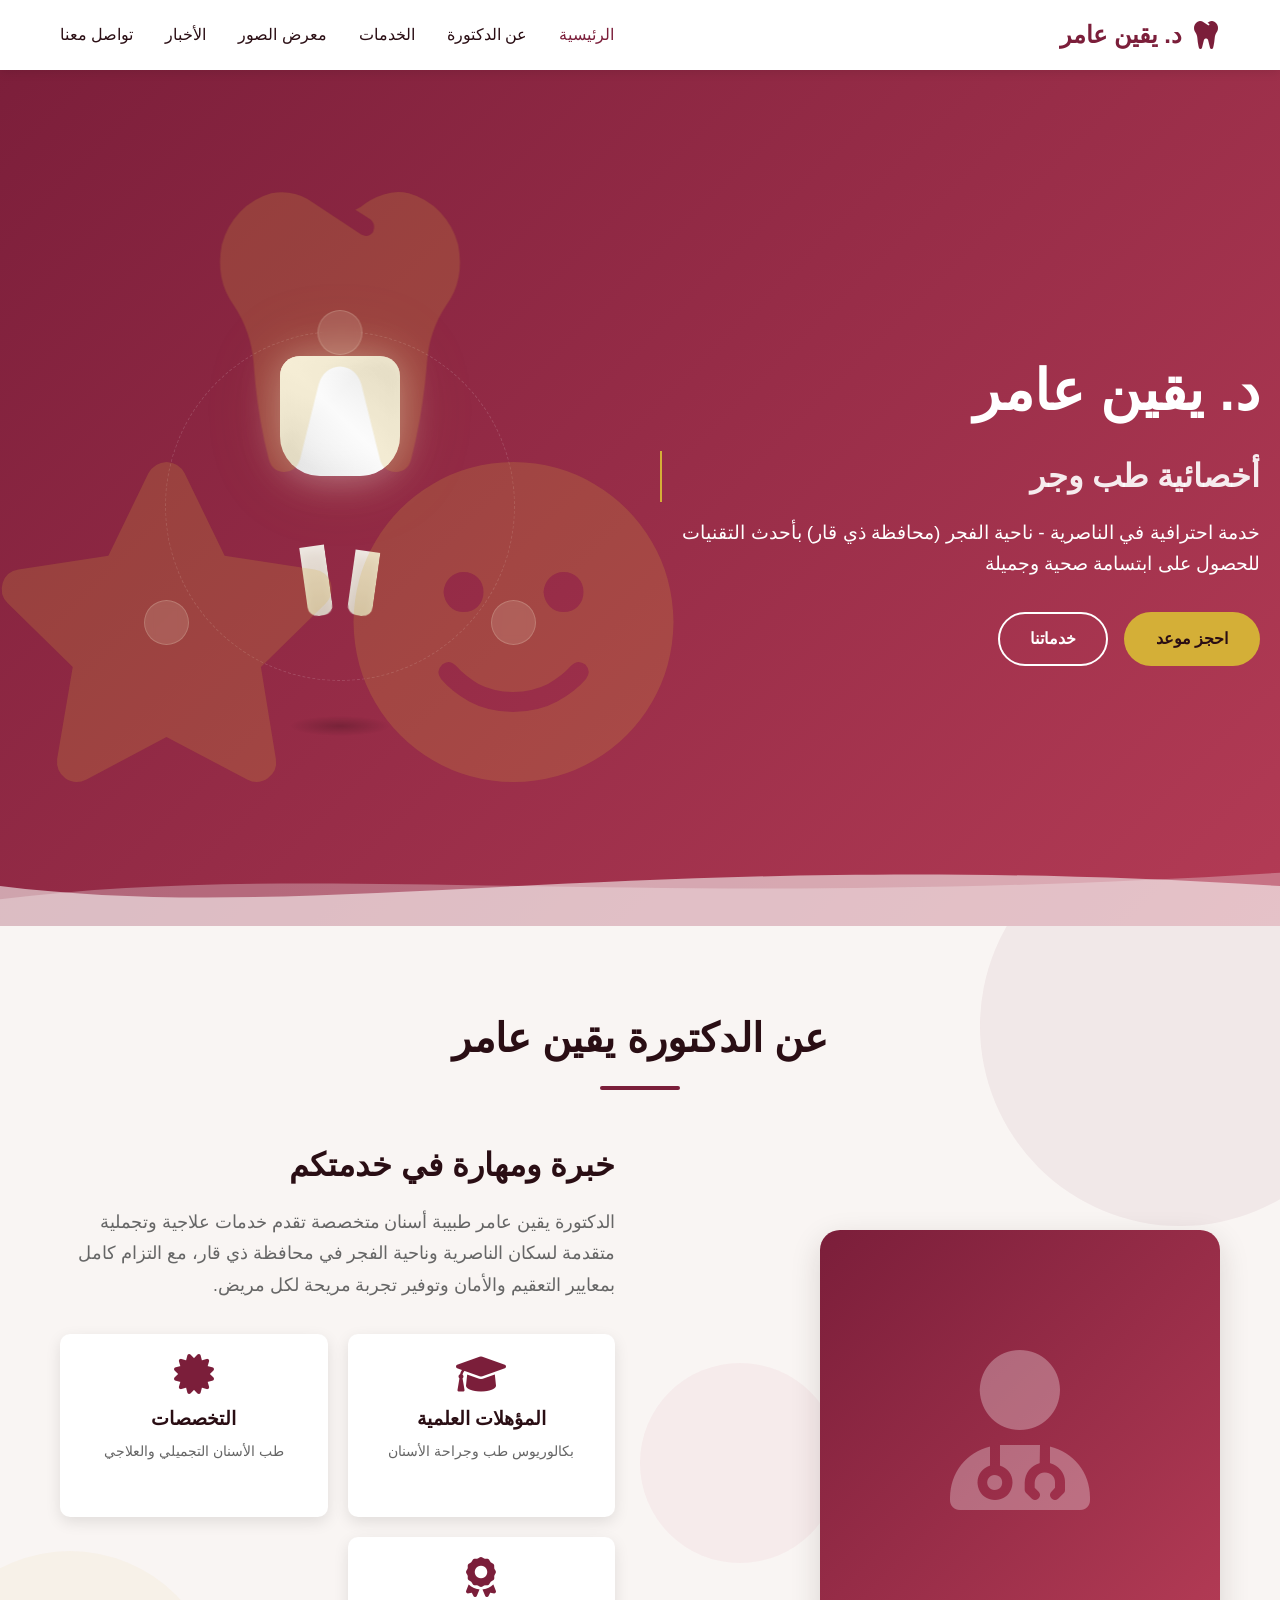
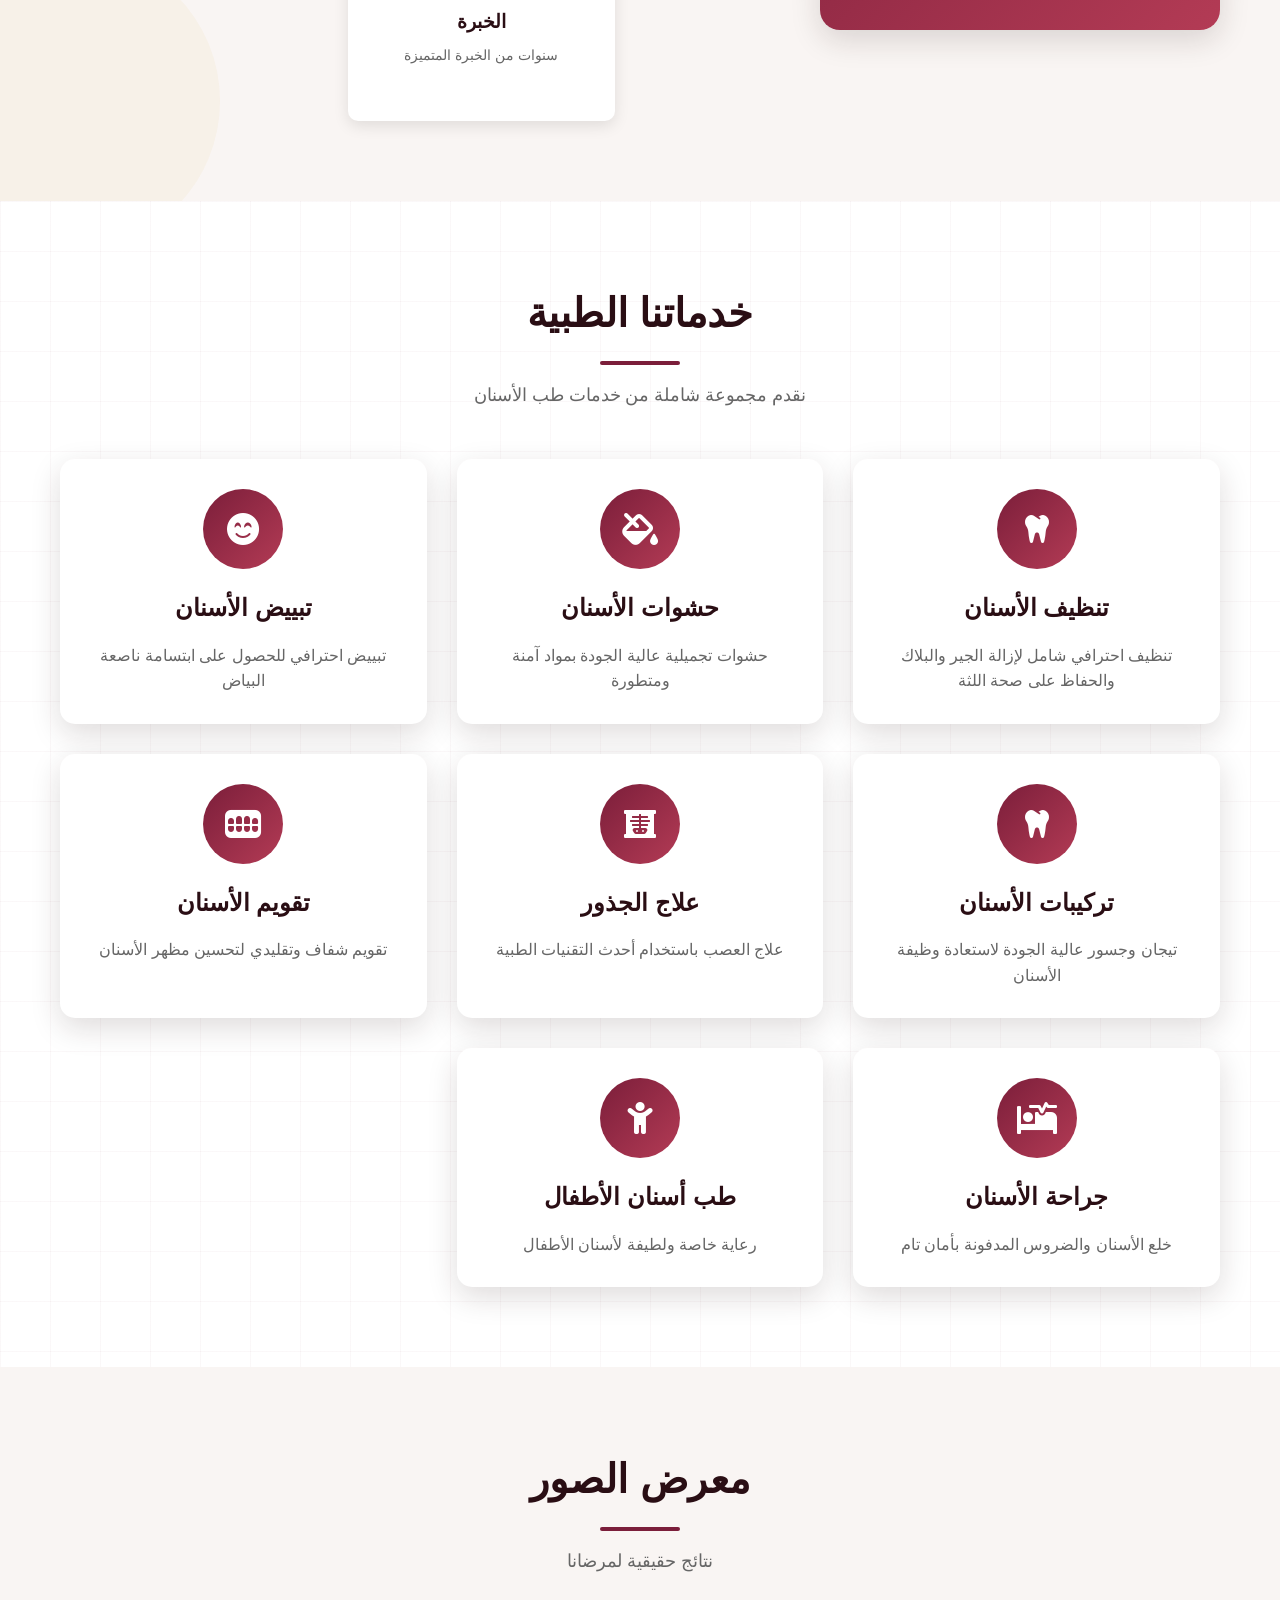
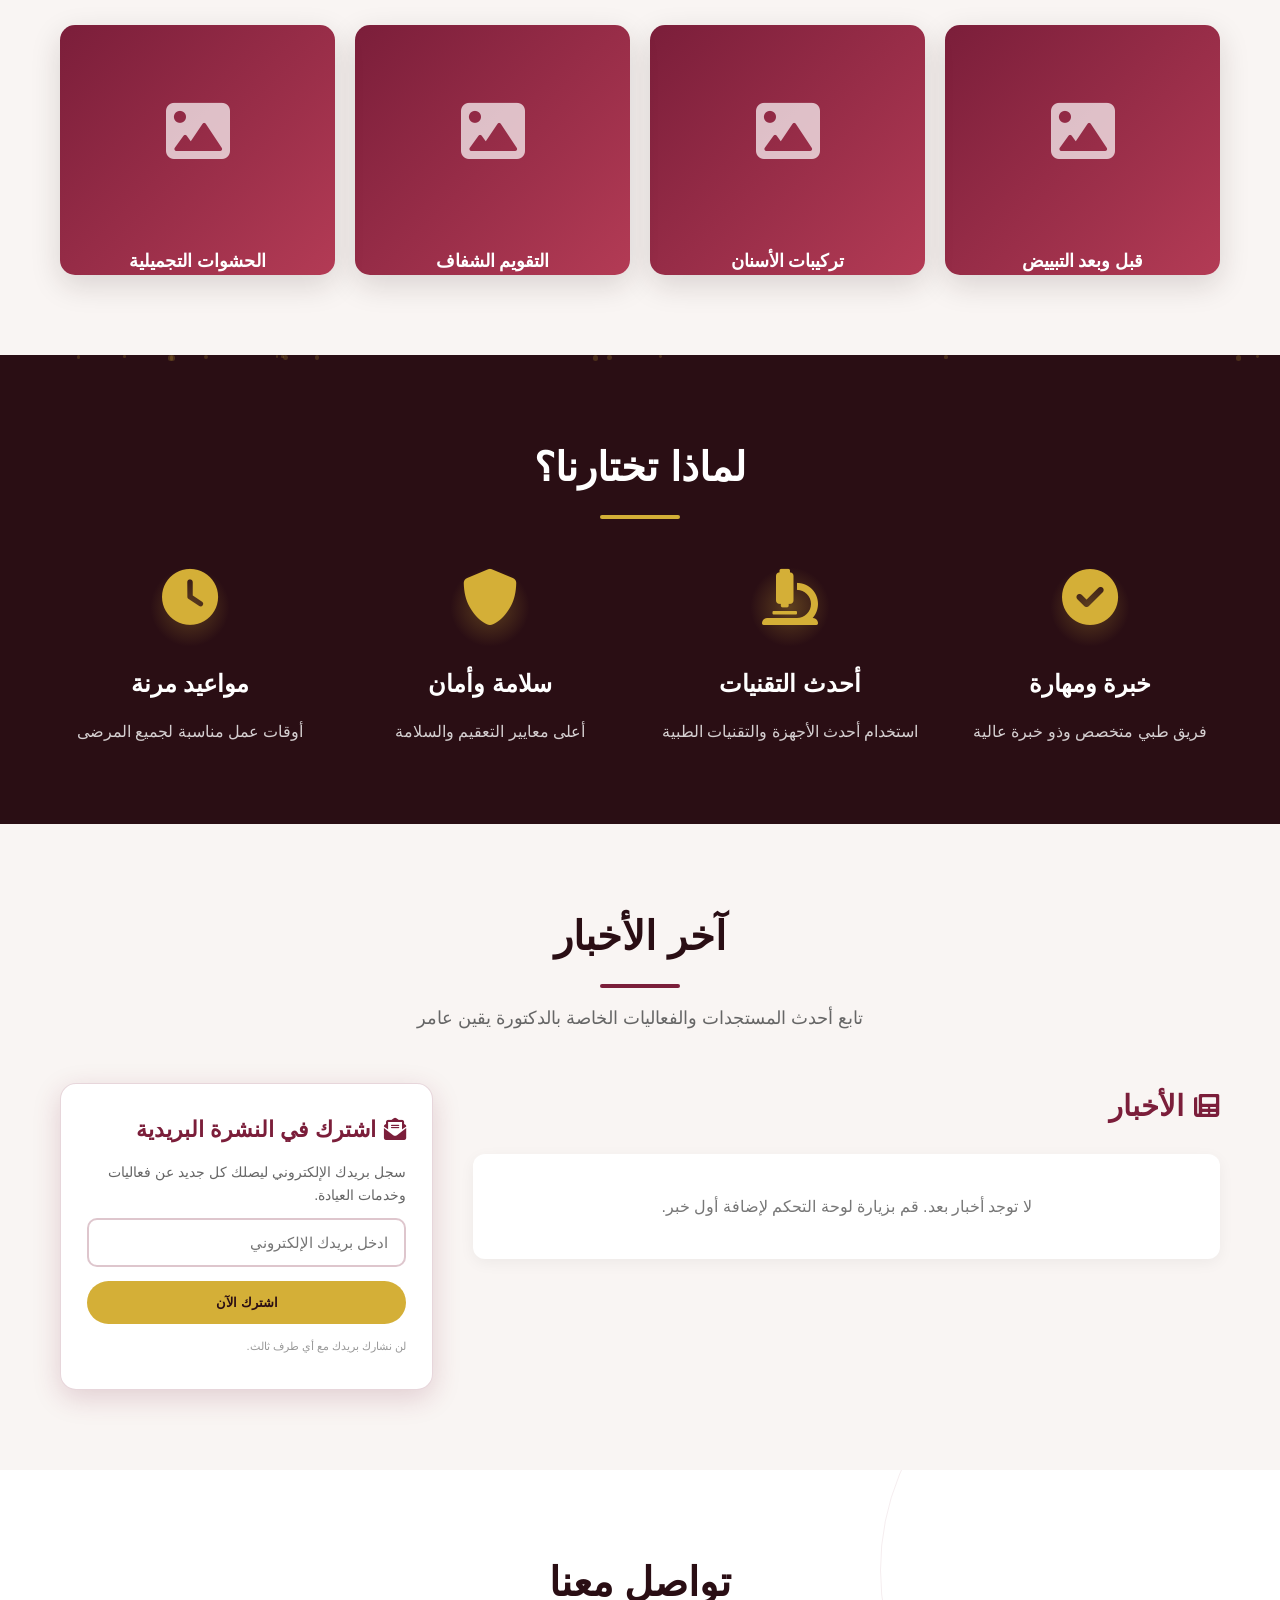
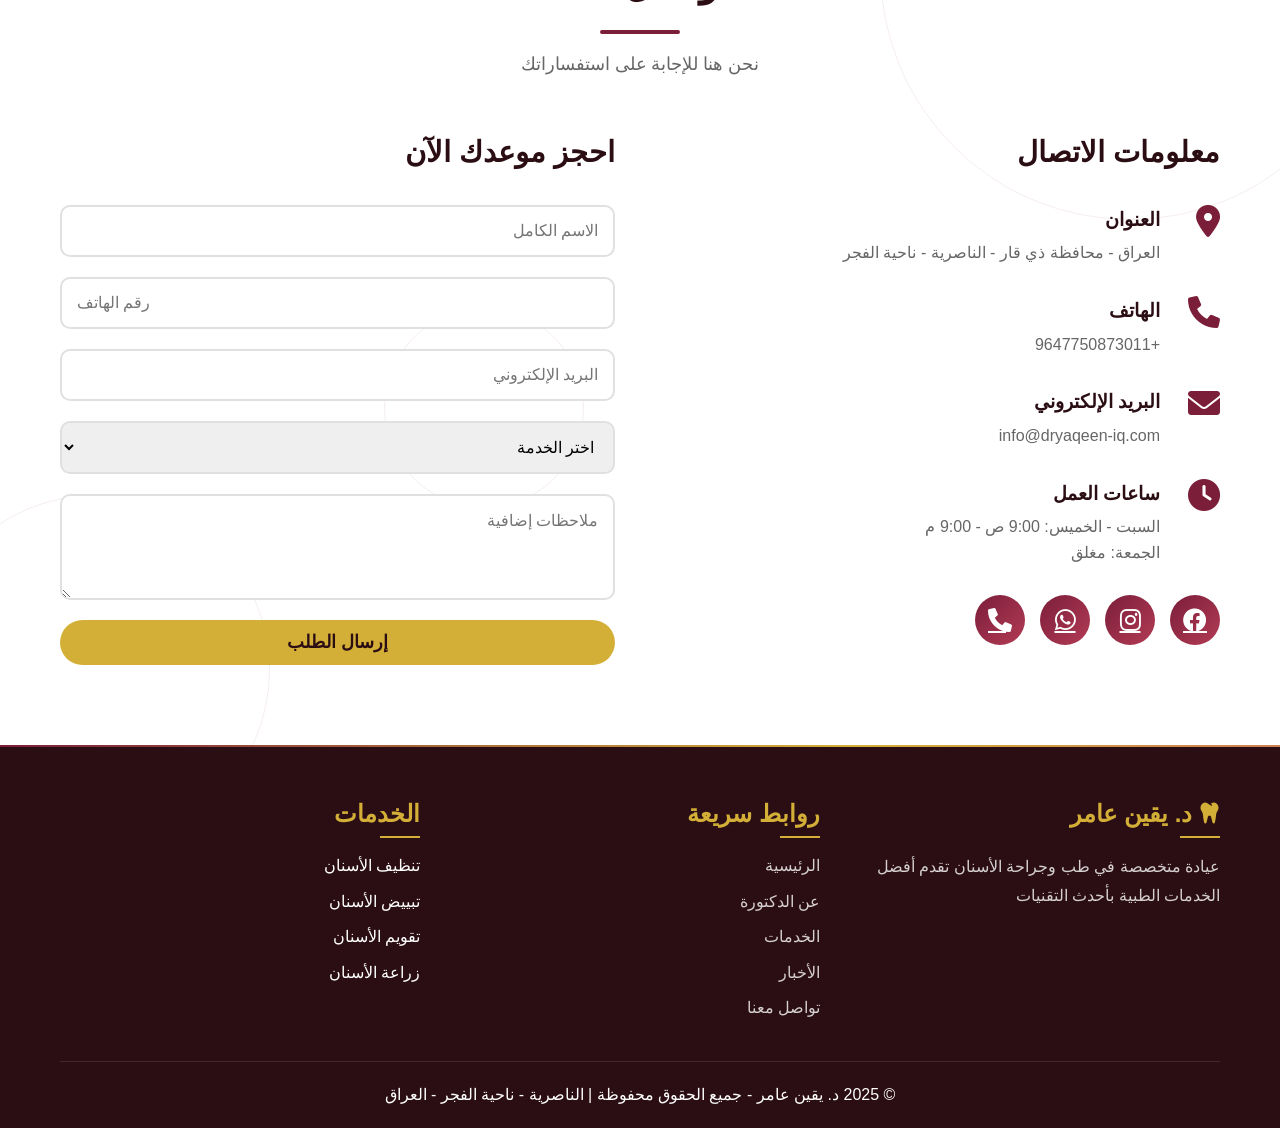
<file: index.html>
firebase login<!DOCTYPE html>
<html lang="ar" dir="rtl">
<head>
    <meta charset="UTF-8">
    <meta name="viewport" content="width=device-width, initial-scale=1.0">
    <title>د. يقين عامر - عيادة طب الأسنان | الناصرية - ناحية الفجر - العراق</title>
    <meta name="description" content="عيادة د. يقين عامر لطب وجراحة الأسنان في الناصرية - ناحية الفجر (محافظة ذي قار - العراق). خدمات علاجية وتجملية متقدمة: تبييض، تقويم، حشوات، علاج العصب، تركيبات وزراعة الأسنان.">
    <meta property="og:title" content="د. يقين عامر - عيادة الأسنان | ناحية الفجر">
    <meta property="og:description" content="رعاية أسنان متخصصة في ناحية الفجر - الناصرية، أحدث التقنيات وخبرة متميزة">
    <meta property="og:type" content="website">
    <meta property="og:locale" content="ar_AR">
    <meta property="og:site_name" content="عيادة د. يقين عامر">
    <link rel="stylesheet" href="style.css">
    <link rel="stylesheet" href="animations.css">
    <link rel="stylesheet" href="https://cdnjs.cloudflare.com/ajax/libs/font-awesome/6.0.0/css/all.min.css">
</head>
<body>
    <!-- Header -->
    <header>
        <nav class="navbar">
            <div class="container">
                <div class="logo">
                    <i class="fas fa-tooth"></i>
                    <h1>د. يقين عامر</h1>
                </div>
                <ul class="nav-menu">
                    <li><a href="#home">الرئيسية</a></li>
                    <li><a href="#about">عن الدكتورة</a></li>
                    <li><a href="#services">الخدمات</a></li>
                    <li><a href="#gallery">معرض الصور</a></li>
                    <li><a href="#news">الأخبار</a></li>
                    <li><a href="#contact">تواصل معنا</a></li>
                </ul>
                <div class="hamburger">
                    <span></span>
                    <span></span>
                    <span></span>
                </div>
            </div>
        </nav>
    </header>

    <!-- Hero Section -->
    <section id="home" class="hero">
        <!-- Animated Particles Background -->
        <div class="particles-container" id="heroParticles"></div>
        <!-- Animated Wave -->
        <div class="hero-wave">
            <svg viewBox="0 0 1440 120" preserveAspectRatio="none">
                <path class="wave-path wave-1" d="M0,60 C360,120 720,0 1440,60 L1440,120 L0,120 Z"></path>
                <path class="wave-path wave-2" d="M0,80 C360,20 720,100 1440,40 L1440,120 L0,120 Z"></path>
            </svg>
        </div>
        <div class="hero-content">
            <h1 class="glitch-text" data-text="د. يقين عامر">د. يقين عامر</h1>
            <h2>أخصائية طب وجراحة الأسنان</h2>
            <p>خدمة احترافية في الناصرية - ناحية الفجر (محافظة ذي قار) بأحدث التقنيات للحصول على ابتسامة صحية وجميلة</p>
            <div class="hero-buttons">
                <a href="#contact" class="btn btn-primary btn-animated">احجز موعد</a>
                <a href="#services" class="btn btn-secondary btn-animated">خدماتنا</a>
            </div>
        </div>
        <div class="hero-image hero-3d-scene">
            <!-- 3D Animated Tooth Illustration -->
            <div class="tooth-3d">
                <div class="tooth-body">
                    <div class="tooth-crown">
                        <div class="tooth-shine"></div>
                    </div>
                    <div class="tooth-root tooth-root-1"></div>
                    <div class="tooth-root tooth-root-2"></div>
                </div>
                <div class="tooth-shadow"></div>
                <div class="tooth-sparkles">
                    <span class="sparkle sparkle-1">✦</span>
                    <span class="sparkle sparkle-2">✧</span>
                    <span class="sparkle sparkle-3">✦</span>
                    <span class="sparkle sparkle-4">✧</span>
                    <span class="sparkle sparkle-5">⬥</span>
                </div>
            </div>
            <!-- Orbiting Elements -->
            <div class="orbit-ring">
                <div class="orbit-item orbit-item-1"><i class="fas fa-tooth"></i></div>
                <div class="orbit-item orbit-item-2"><i class="fas fa-smile"></i></div>
                <div class="orbit-item orbit-item-3"><i class="fas fa-star"></i></div>
            </div>
        </div>
    </section>

    <!-- About Section -->
    <section id="about" class="about">
        <div class="floating-bg-shapes">
            <div class="bg-shape bg-shape-1"></div>
            <div class="bg-shape bg-shape-2"></div>
            <div class="bg-shape bg-shape-3"></div>
        </div>
        <div class="container">
            <div class="section-header anim-section-header">
                <h2>عن الدكتورة يقين عامر</h2>
                <div class="divider animated-divider"></div>
            </div>
            <div class="about-content">
                <div class="about-image">
                    <div class="image-placeholder anim-3d-card">
                        <i class="fas fa-user-md"></i>
                        <div class="card-glow"></div>
                    </div>
                    <!-- DNA Helix Animation -->
                    <div class="dna-helix">
                        <div class="dna-strand" style="--i:0"></div>
                        <div class="dna-strand" style="--i:1"></div>
                        <div class="dna-strand" style="--i:2"></div>
                        <div class="dna-strand" style="--i:3"></div>
                        <div class="dna-strand" style="--i:4"></div>
                        <div class="dna-strand" style="--i:5"></div>
                        <div class="dna-strand" style="--i:6"></div>
                    </div>
                </div>
                <div class="about-text">
                    <h3>خبرة ومهارة في خدمتكم</h3>
                    <p>الدكتورة يقين عامر طبيبة أسنان متخصصة تقدم خدمات علاجية وتجملية متقدمة لسكان الناصرية وناحية الفجر في محافظة ذي قار، مع التزام كامل بمعايير التعقيم والأمان وتوفير تجربة مريحة لكل مريض.</p>
                    <div class="qualifications">
                        <div class="qual-item anim-card-3d" style="--delay: 0s">
                            <div class="qual-icon-wrap">
                                <i class="fas fa-graduation-cap"></i>
                                <div class="icon-pulse"></div>
                            </div>
                            <h4>المؤهلات العلمية</h4>
                            <p>بكالوريوس طب وجراحة الأسنان</p>
                        </div>
                        <div class="qual-item anim-card-3d" style="--delay: 0.2s">
                            <div class="qual-icon-wrap">
                                <i class="fas fa-certificate"></i>
                                <div class="icon-pulse"></div>
                            </div>
                            <h4>التخصصات</h4>
                            <p>طب الأسنان التجميلي والعلاجي</p>
                        </div>
                        <div class="qual-item anim-card-3d" style="--delay: 0.4s">
                            <div class="qual-icon-wrap">
                                <i class="fas fa-award"></i>
                                <div class="icon-pulse"></div>
                            </div>
                            <h4>الخبرة</h4>
                            <p>سنوات من الخبرة المتميزة</p>
                        </div>
                    </div>
                </div>
            </div>
        </div>
    </section>

    <!-- Services Section -->
    <section id="services" class="services">
        <div class="animated-bg-grid"></div>
        <div class="container">
            <div class="section-header anim-section-header">
                <h2>خدماتنا الطبية</h2>
                <div class="divider animated-divider"></div>
                <p>نقدم مجموعة شاملة من خدمات طب الأسنان</p>
            </div>
            <div class="services-grid">
                <div class="service-card anim-service-card" style="--card-delay: 0s">
                    <div class="service-icon anim-icon-rotate">
                        <i class="fas fa-tooth"></i>
                        <div class="icon-ring"></div>
                    </div>
                    <h3>تنظيف الأسنان</h3>
                    <p>تنظيف احترافي شامل لإزالة الجير والبلاك والحفاظ على صحة اللثة</p>
                    <div class="card-shine"></div>
                </div>
                <div class="service-card anim-service-card" style="--card-delay: 0.1s">
                    <div class="service-icon anim-icon-rotate">
                        <i class="fas fa-fill-drip"></i>
                        <div class="icon-ring"></div>
                    </div>
                    <h3>حشوات الأسنان</h3>
                    <p>حشوات تجميلية عالية الجودة بمواد آمنة ومتطورة</p>
                    <div class="card-shine"></div>
                </div>
                <div class="service-card anim-service-card" style="--card-delay: 0.2s">
                    <div class="service-icon anim-icon-rotate">
                        <i class="fas fa-smile-beam"></i>
                        <div class="icon-ring"></div>
                    </div>
                    <h3>تبييض الأسنان</h3>
                    <p>تبييض احترافي للحصول على ابتسامة ناصعة البياض</p>
                    <div class="card-shine"></div>
                </div>
                <div class="service-card anim-service-card" style="--card-delay: 0.3s">
                    <div class="service-icon anim-icon-rotate">
                        <i class="fas fa-tooth"></i>
                        <div class="icon-ring"></div>
                    </div>
                    <h3>تركيبات الأسنان</h3>
                    <p>تيجان وجسور عالية الجودة لاستعادة وظيفة الأسنان</p>
                    <div class="card-shine"></div>
                </div>
                <div class="service-card anim-service-card" style="--card-delay: 0.4s">
                    <div class="service-icon anim-icon-rotate">
                        <i class="fas fa-x-ray"></i>
                        <div class="icon-ring"></div>
                    </div>
                    <h3>علاج الجذور</h3>
                    <p>علاج العصب باستخدام أحدث التقنيات الطبية</p>
                    <div class="card-shine"></div>
                </div>
                <div class="service-card anim-service-card" style="--card-delay: 0.5s">
                    <div class="service-icon anim-icon-rotate">
                        <i class="fas fa-teeth"></i>
                        <div class="icon-ring"></div>
                    </div>
                    <h3>تقويم الأسنان</h3>
                    <p>تقويم شفاف وتقليدي لتحسين مظهر الأسنان</p>
                    <div class="card-shine"></div>
                </div>
                <div class="service-card anim-service-card" style="--card-delay: 0.6s">
                    <div class="service-icon anim-icon-rotate">
                        <i class="fas fa-procedures"></i>
                        <div class="icon-ring"></div>
                    </div>
                    <h3>جراحة الأسنان</h3>
                    <p>خلع الأسنان والضروس المدفونة بأمان تام</p>
                    <div class="card-shine"></div>
                </div>
                <div class="service-card anim-service-card" style="--card-delay: 0.7s">
                    <div class="service-icon anim-icon-rotate">
                        <i class="fas fa-child"></i>
                        <div class="icon-ring"></div>
                    </div>
                    <h3>طب أسنان الأطفال</h3>
                    <p>رعاية خاصة ولطيفة لأسنان الأطفال</p>
                    <div class="card-shine"></div>
                </div>
            </div>
        </div>
    </section>

    <!-- Gallery Section -->
    <section id="gallery" class="gallery">
        <div class="container">
            <div class="section-header anim-section-header">
                <h2>معرض الصور</h2>
                <div class="divider animated-divider"></div>
                <p>نتائج حقيقية لمرضانا</p>
            </div>
            <div class="gallery-grid">
                <div class="gallery-item anim-gallery-item" style="--g-delay: 0s">
                    <div class="gallery-3d-wrapper">
                        <i class="fas fa-image"></i>
                        <div class="gallery-overlay">
                            <i class="fas fa-search-plus"></i>
                        </div>
                    </div>
                    <p>قبل وبعد التبييض</p>
                    <div class="gallery-shine"></div>
                </div>
                <div class="gallery-item anim-gallery-item" style="--g-delay: 0.15s">
                    <div class="gallery-3d-wrapper">
                        <i class="fas fa-image"></i>
                        <div class="gallery-overlay">
                            <i class="fas fa-search-plus"></i>
                        </div>
                    </div>
                    <p>تركيبات الأسنان</p>
                    <div class="gallery-shine"></div>
                </div>
                <div class="gallery-item anim-gallery-item" style="--g-delay: 0.3s">
                    <div class="gallery-3d-wrapper">
                        <i class="fas fa-image"></i>
                        <div class="gallery-overlay">
                            <i class="fas fa-search-plus"></i>
                        </div>
                    </div>
                    <p>التقويم الشفاف</p>
                    <div class="gallery-shine"></div>
                </div>
                <div class="gallery-item anim-gallery-item" style="--g-delay: 0.45s">
                    <div class="gallery-3d-wrapper">
                        <i class="fas fa-image"></i>
                        <div class="gallery-overlay">
                            <i class="fas fa-search-plus"></i>
                        </div>
                    </div>
                    <p>الحشوات التجميلية</p>
                    <div class="gallery-shine"></div>
                </div>
            </div>
        </div>
    </section>

    <!-- Why Choose Us Section -->
    <section class="why-us">
        <div class="why-us-particles" id="whyUsParticles"></div>
        <div class="container">
            <div class="section-header anim-section-header">
                <h2>لماذا تختارنا؟</h2>
                <div class="divider animated-divider"></div>
            </div>
            <div class="features-grid">
                <div class="feature anim-feature" style="--f-delay: 0s">
                    <div class="feature-icon-3d">
                        <i class="fas fa-check-circle"></i>
                        <div class="feature-glow"></div>
                    </div>
                    <h3>خبرة ومهارة</h3>
                    <p>فريق طبي متخصص وذو خبرة عالية</p>
                </div>
                <div class="feature anim-feature" style="--f-delay: 0.2s">
                    <div class="feature-icon-3d">
                        <i class="fas fa-microscope"></i>
                        <div class="feature-glow"></div>
                    </div>
                    <h3>أحدث التقنيات</h3>
                    <p>استخدام أحدث الأجهزة والتقنيات الطبية</p>
                </div>
                <div class="feature anim-feature" style="--f-delay: 0.4s">
                    <div class="feature-icon-3d">
                        <i class="fas fa-shield-alt"></i>
                        <div class="feature-glow"></div>
                    </div>
                    <h3>سلامة وأمان</h3>
                    <p>أعلى معايير التعقيم والسلامة</p>
                </div>
                <div class="feature anim-feature" style="--f-delay: 0.6s">
                    <div class="feature-icon-3d">
                        <i class="fas fa-clock"></i>
                        <div class="feature-glow"></div>
                    </div>
                    <h3>مواعيد مرنة</h3>
                    <p>أوقات عمل مناسبة لجميع المرضى</p>
                </div>
            </div>
        </div>
    </section>

    <!-- News / Newsletter Section -->
    <section id="news" class="news">
        <div class="container">
            <div class="section-header">
                <h2>آخر الأخبار</h2>
                <div class="divider"></div>
                <p>تابع أحدث المستجدات والفعاليات الخاصة بالدكتورة يقين عامر</p>
            </div>
            <div class="news-layout">
                <div class="news-feed">
                    <h3 class="news-title"><i class="fas fa-newspaper"></i> الأخبار</h3>
                    <div id="newsItems" class="news-items">
                        <!-- يتم ملء الأخبار ديناميكياً من خلال JavaScript -->
                    </div>
                </div>
                <div class="newsletter-box">
                    <h3><i class="fas fa-envelope-open-text"></i> اشترك في النشرة البريدية</h3>
                    <p>سجل بريدك الإلكتروني ليصلك كل جديد عن فعاليات وخدمات العيادة.</p>
                    <form id="newsletterForm" class="newsletter-form">
                        <input type="email" id="newsletterEmail" placeholder="ادخل بريدك الإلكتروني" required>
                        <button type="submit" class="btn btn-primary">اشترك الآن</button>
                        <small class="privacy-note">لن نشارك بريدك مع أي طرف ثالث.</small>
                    </form>
                    <div id="newsletterMessage" class="newsletter-message" aria-live="polite"></div>
                    <div class="latest-subscriber" id="latestSubscriber" hidden></div>
                </div>
            </div>
        </div>
    </section>

    <!-- Contact Section -->
    <section id="contact" class="contact">
        <div class="contact-bg-animation">
            <div class="contact-circle contact-circle-1"></div>
            <div class="contact-circle contact-circle-2"></div>
            <div class="contact-circle contact-circle-3"></div>
        </div>
        <div class="container">
            <div class="section-header anim-section-header">
                <h2>تواصل معنا</h2>
                <div class="divider animated-divider"></div>
                <p>نحن هنا للإجابة على استفساراتك</p>
            </div>
            <div class="contact-content">
                <div class="contact-info">
                    <h3>معلومات الاتصال</h3>
                    <div class="info-item">
                        <i class="fas fa-map-marker-alt"></i>
                        <div>
                            <h4>العنوان</h4>
                            <p>العراق - محافظة ذي قار - الناصرية - ناحية الفجر</p>
                        </div>
                    </div>
                    <div class="info-item">
                        <i class="fas fa-phone"></i>
                        <div>
                            <h4>الهاتف</h4>
                            <p>+9647750873011</p>
                        </div>
                    </div>
                    <div class="info-item">
                        <i class="fas fa-envelope"></i>
                        <div>
                            <h4>البريد الإلكتروني</h4>
                            <p>info@dryaqeen-iq.com</p>
                        </div>
                    </div>
                    <div class="info-item">
                        <i class="fas fa-clock"></i>
                        <div>
                            <h4>ساعات العمل</h4>
                            <p>السبت - الخميس: 9:00 ص - 9:00 م</p>
                            <p>الجمعة: مغلق</p>
                        </div>
                    </div>
                    <div class="social-links">
                        <a href="https://www.facebook.com" aria-label="فيسبوك" target="_blank"><i class="fab fa-facebook"></i></a>
                        <a href="https://www.instagram.com" aria-label="انستجرام" target="_blank"><i class="fab fa-instagram"></i></a>
                        <a href="https://wa.me/9647750873011" aria-label="واتساب" target="_blank"><i class="fab fa-whatsapp"></i></a>
                        <a href="tel:+9647750873011" aria-label="اتصال مباشر"><i class="fas fa-phone"></i></a>
                    </div>
                </div>
                <div class="contact-form">
                    <h3>احجز موعدك الآن</h3>
                    <form>
                        <div class="form-group">
                            <input type="text" placeholder="الاسم الكامل" required>
                        </div>
                        <div class="form-group">
                            <input type="tel" placeholder="رقم الهاتف" required>
                        </div>
                        <div class="form-group">
                            <input type="email" placeholder="البريد الإلكتروني" required>
                        </div>
                        <div class="form-group">
                            <select required>
                                <option value="">اختر الخدمة</option>
                                <option value="cleaning">تنظيف الأسنان</option>
                                <option value="filling">حشوات الأسنان</option>
                                <option value="whitening">تبييض الأسنان</option>
                                <option value="crown">تركيبات الأسنان (تيجان/جسور)</option>
                                <option value="root">علاج الجذور</option>
                                <option value="braces">تقويم الأسنان</option>
                                <option value="surgery">جراحة الأسنان (خلع ضروس، جراحة لثة)</option>
                                <option value="implants">زراعة الأسنان</option>
                                <option value="kids">طب أسنان الأطفال</option>
                            </select>
                        </div>
                        <div class="form-group">
                            <textarea rows="4" placeholder="ملاحظات إضافية"></textarea>
                        </div>
                        <button type="submit" class="btn btn-primary">إرسال الطلب</button>
                    </form>
                </div>
            </div>
        </div>
    </section>

    <!-- Scroll to Top Button -->
    <button class="scroll-top-btn" id="scrollTopBtn" aria-label="العودة للأعلى">
        <i class="fas fa-chevron-up"></i>
    </button>

    <!-- Footer -->
    <footer>
        <div class="container">
            <div class="footer-content">
                <div class="footer-section">
                    <h3><i class="fas fa-tooth"></i> د. يقين عامر</h3>
                    <p>عيادة متخصصة في طب وجراحة الأسنان تقدم أفضل الخدمات الطبية بأحدث التقنيات</p>
                </div>
                <div class="footer-section">
                    <h3>روابط سريعة</h3>
                    <ul>
                        <li><a href="#home">الرئيسية</a></li>
                        <li><a href="#about">عن الدكتورة</a></li>
                        <li><a href="#services">الخدمات</a></li>
                        <li><a href="#news">الأخبار</a></li>
                        <li><a href="#contact">تواصل معنا</a></li>
                    </ul>
                </div>
                <div class="footer-section">
                    <h3>الخدمات</h3>
                    <ul>
                        <li>تنظيف الأسنان</li>
                        <li>تبييض الأسنان</li>
                        <li>تقويم الأسنان</li>
                        <li>زراعة الأسنان</li>
                    </ul>
                </div>
            </div>
            <div class="footer-bottom">
                <p>&copy; 2025 د. يقين عامر - جميع الحقوق محفوظة | الناصرية - ناحية الفجر - العراق</p>
            </div>
        </div>
    </footer>

    <script src="script.js"></script>
    <script src="animations.js"></script>
</body>
</html>
</file>
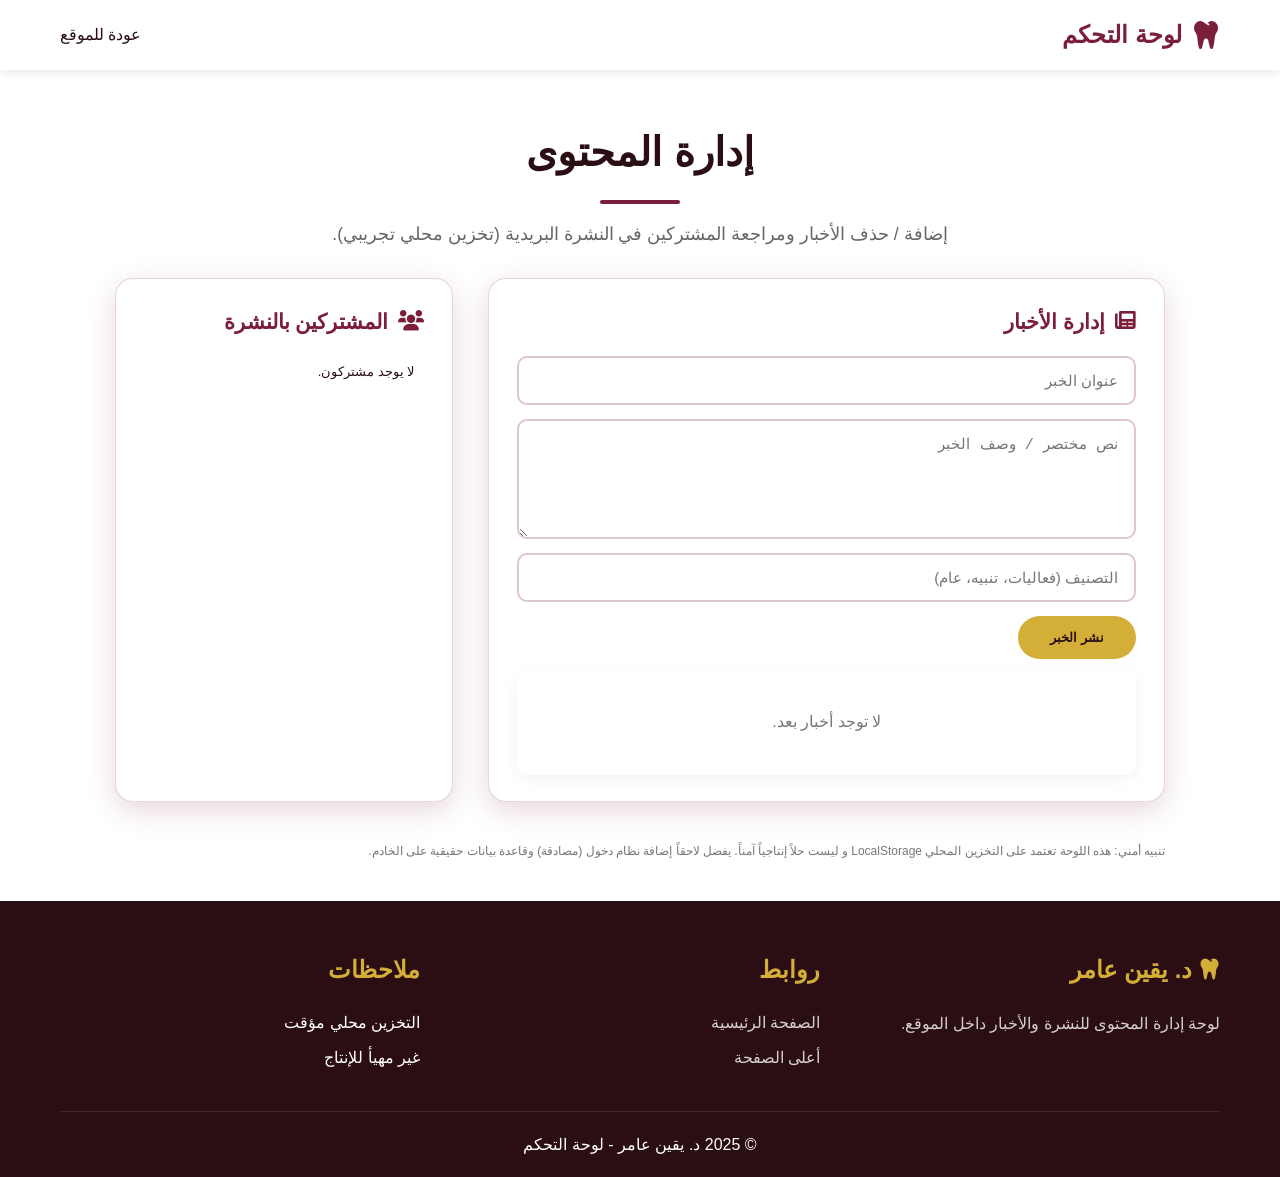
<file: admin.html>
<!DOCTYPE html>
<html lang="ar" dir="rtl">
<head>
    <meta charset="UTF-8">
    <meta name="viewport" content="width=device-width, initial-scale=1.0">
    <title>لوحة التحكم - د. يقين عامر</title>
    <link rel="stylesheet" href="style.css">
    <link rel="stylesheet" href="https://cdnjs.cloudflare.com/ajax/libs/font-awesome/6.0.0/css/all.min.css">
</head>
<body>
    <header>
        <nav class="navbar">
            <div class="container">
                <div class="logo">
                    <i class="fas fa-tooth"></i>
                    <h1>لوحة التحكم</h1>
                </div>
                <ul class="nav-menu">
                    <li><a href="index.html">عودة للموقع</a></li>
                </ul>
                <div class="hamburger">
                    <span></span><span></span><span></span>
                </div>
            </div>
        </nav>
    </header>

    <main class="admin-wrapper" style="padding-top:120px;">
        <div class="section-header" style="margin-bottom:30px;">
            <h2>إدارة المحتوى</h2>
            <div class="divider"></div>
            <p>إضافة / حذف الأخبار ومراجعة المشتركين في النشرة البريدية (تخزين محلي تجريبي).</p>
        </div>
        <div class="admin-grid">
            <!-- News Management -->
            <div class="admin-card">
                <h3><i class="fas fa-newspaper"></i> إدارة الأخبار</h3>
                <form id="newsForm" class="admin-form">
                    <input type="text" id="newsTitle" placeholder="عنوان الخبر" required>
                    <textarea id="newsBody" placeholder="نص مختصر / وصف الخبر" required></textarea>
                    <input type="text" id="newsCategory" placeholder="التصنيف (فعاليات، تنبيه، عام)" />
                    <div class="admin-actions">
                        <button type="submit" class="btn btn-primary">نشر الخبر</button>
                        <button type="button" id="clearNews" class="btn btn-secondary">مسح كل الأخبار</button>
                    </div>
                </form>
                <div class="news-admin-list" id="adminNewsList">
                    <!-- يتم ملء قائمة الأخبار هنا -->
                </div>
            </div>

            <!-- Subscribers Management -->
            <div class="admin-card">
                <h3><i class="fas fa-users"></i> المشتركين بالنشرة</h3>
                <ul id="subscriberList" class="subscriber-list">
                    <!-- يتم ملء المشتركين هنا -->
                </ul>
                <button type="button" id="clearSubscribers" class="btn btn-secondary" style="margin-top:10px;">مسح كل المشتركين</button>
            </div>
        </div>
        <div style="margin-top:40px; font-size:.75rem; color:#777;">
            <p>تنبيه أمني: هذه اللوحة تعتمد على التخزين المحلي LocalStorage و ليست حلاً إنتاجياً آمناً. يفضل لاحقاً إضافة نظام دخول (مصادقة) وقاعدة بيانات حقيقية على الخادم.</p>
        </div>
    </main>

    <footer>
        <div class="container">
            <div class="footer-content">
                <div class="footer-section">
                    <h3><i class="fas fa-tooth"></i> د. يقين عامر</h3>
                    <p>لوحة إدارة المحتوى للنشرة والأخبار داخل الموقع.</p>
                </div>
                <div class="footer-section">
                    <h3>روابط</h3>
                    <ul>
                        <li><a href="index.html">الصفحة الرئيسية</a></li>
                        <li><a href="#top" onclick="window.scrollTo({top:0,behavior:'smooth'});">أعلى الصفحة</a></li>
                    </ul>
                </div>
                <div class="footer-section">
                    <h3>ملاحظات</h3>
                    <ul>
                        <li>التخزين محلي مؤقت</li>
                        <li>غير مهيأ للإنتاج</li>
                    </ul>
                </div>
            </div>
            <div class="footer-bottom">
                <p>&copy; 2025 د. يقين عامر - لوحة التحكم</p>
            </div>
        </div>
    </footer>

    <script src="script.js"></script>
</body>
</html>
</file>
<file: style.css>
* {
    margin: 0;
    padding: 0;
    box-sizing: border-box;
}

:root {
    --primary-color: #7b1e3a; /* Maroon أساسي */
    --secondary-color: #d4af37; /* ذهبي فاخر للتباين */
    --accent-color: #c94f6d; /* درجة أفتح للدعم البصري */
    --dark-color: #2a0e14; /* خلفيات داكنة منسجمة */
    --light-color: #f9f5f3; /* خلفية عامة هادئة */
    --white: #ffffff;
    --gradient: linear-gradient(135deg, #7b1e3a 0%, #b33b55 100%);
    --shadow: 0 10px 30px rgba(43, 17, 23, 0.15);
}

body {
    font-family: 'Segoe UI', Tahoma, Geneva, Verdana, sans-serif;
    line-height: 1.6;
    color: var(--dark-color);
    direction: rtl;
}

.container {
    max-width: 1200px;
    margin: 0 auto;
    padding: 0 20px;
}

/* Header & Navigation */
header {
    background: var(--white);
    box-shadow: 0 2px 10px rgba(0, 0, 0, 0.1);
    position: fixed;
    width: 100%;
    top: 0;
    z-index: 1000;
}

.navbar {
    padding: 1rem 0;
}

.navbar .container {
    display: flex;
    justify-content: space-between;
    align-items: center;
}

.logo {
    display: flex;
    align-items: center;
    gap: 10px;
    font-size: 1.5rem;
    color: var(--primary-color);
}

.logo i {
    font-size: 2rem;
}

.logo h1 {
    font-size: 1.5rem;
    font-weight: 700;
}

.nav-menu {
    display: flex;
    list-style: none;
    gap: 2rem;
}

.nav-menu a {
    text-decoration: none;
    color: var(--dark-color);
    font-weight: 500;
    transition: color 0.3s;
}

.nav-menu a:hover {
    color: var(--primary-color);
}

.hamburger {
    display: none;
    flex-direction: column;
    cursor: pointer;
}

.hamburger span {
    width: 25px;
    height: 3px;
    background: var(--dark-color);
    margin: 3px 0;
    transition: 0.3s;
}

/* Hero Section */
.hero {
    display: flex;
    align-items: center;
    justify-content: space-between;
    min-height: 100vh;
    padding: 120px 20px 60px;
    background: var(--gradient);
    color: var(--white);
}

.hero-content {
    flex: 1;
    max-width: 600px;
}

.hero-content h1 {
    font-size: 3.5rem;
    margin-bottom: 1rem;
    animation: fadeInUp 1s ease;
}

.hero-content h2 {
    font-size: 2rem;
    margin-bottom: 1rem;
    color: rgba(255, 255, 255, 0.9);
    animation: fadeInUp 1s ease 0.2s backwards;
}

.hero-content p {
    font-size: 1.2rem;
    margin-bottom: 2rem;
    animation: fadeInUp 1s ease 0.4s backwards;
}

.hero-buttons {
    display: flex;
    gap: 1rem;
    animation: fadeInUp 1s ease 0.6s backwards;
}

.btn {
    display: inline-block;
    padding: 12px 30px;
    border-radius: 30px;
    text-decoration: none;
    font-weight: 600;
    transition: all 0.3s;
    border: 2px solid transparent;
}

.btn-primary {
    background: var(--secondary-color);
    color: var(--dark-color);
}

.btn-primary:hover {
    transform: translateY(-3px);
    box-shadow: 0 10px 25px rgba(122, 30, 58, 0.35);
}

.btn-secondary {
    background: transparent;
    color: var(--white);
    border-color: var(--white);
}

.btn-secondary:hover {
    background: var(--white);
    color: var(--primary-color);
}

.hero-image {
    flex: 1;
    display: flex;
    justify-content: center;
    align-items: center;
}

.hero-image i {
    font-size: 20rem;
    opacity: 0.2;
    animation: float 3s ease-in-out infinite;
}

/* Sections */
section {
    padding: 80px 20px;
}

.section-header {
    text-align: center;
    margin-bottom: 50px;
}

.section-header h2 {
    font-size: 2.5rem;
    margin-bottom: 1rem;
    color: var(--dark-color);
}

.divider {
    width: 80px;
    height: 4px;
    background: var(--primary-color);
    margin: 0 auto 1rem;
    border-radius: 2px;
}

.section-header p {
    font-size: 1.1rem;
    color: #666;
}

/* About Section */
.about {
    background: var(--light-color);
}

.about-content {
    display: flex;
    gap: 50px;
    align-items: center;
}

.about-image {
    flex: 1;
}

.image-placeholder {
    width: 100%;
    max-width: 400px;
    height: 400px;
    background: var(--gradient);
    border-radius: 20px;
    display: flex;
    align-items: center;
    justify-content: center;
    box-shadow: var(--shadow);
}

.image-placeholder i {
    font-size: 10rem;
    color: rgba(255, 255, 255, 0.3);
}

.about-text {
    flex: 1;
}

.about-text h3 {
    font-size: 2rem;
    margin-bottom: 1rem;
    color: var(--dark-color);
}

.about-text p {
    font-size: 1.1rem;
    margin-bottom: 2rem;
    color: #666;
    line-height: 1.8;
}

.qualifications {
    display: grid;
    grid-template-columns: repeat(auto-fit, minmax(200px, 1fr));
    gap: 20px;
}

.qual-item {
    text-align: center;
    padding: 20px;
    background: var(--white);
    border-radius: 10px;
    box-shadow: 0 5px 15px rgba(0, 0, 0, 0.1);
    transition: transform 0.3s;
}

.qual-item:hover {
    transform: translateY(-5px);
}

.qual-item i {
    font-size: 2.5rem;
    color: var(--primary-color);
    margin-bottom: 10px;
}

.qual-item h4 {
    font-size: 1.2rem;
    margin-bottom: 5px;
}

.qual-item p {
    font-size: 0.9rem;
    color: #666;
}

/* Services Section */
.services-grid {
    display: grid;
    grid-template-columns: repeat(auto-fit, minmax(280px, 1fr));
    gap: 30px;
}

.service-card {
    background: var(--white);
    padding: 30px;
    border-radius: 15px;
    box-shadow: var(--shadow);
    text-align: center;
    transition: all 0.3s;
}

.service-card:hover {
    transform: translateY(-10px);
    box-shadow: 0 15px 45px rgba(122, 30, 58, 0.25);
}

.service-icon {
    width: 80px;
    height: 80px;
    background: var(--gradient);
    border-radius: 50%;
    display: flex;
    align-items: center;
    justify-content: center;
    margin: 0 auto 20px;
}

.service-icon i {
    font-size: 2rem;
    color: var(--white);
}

.service-card h3 {
    font-size: 1.5rem;
    margin-bottom: 15px;
    color: var(--dark-color);
}

.service-card p {
    color: #666;
    line-height: 1.6;
}

/* Gallery Section */
.gallery {
    background: var(--light-color);
}

.gallery-grid {
    display: grid;
    grid-template-columns: repeat(auto-fit, minmax(250px, 1fr));
    gap: 20px;
}

.gallery-item {
    height: 250px;
    background: var(--gradient);
    border-radius: 15px;
    display: flex;
    flex-direction: column;
    align-items: center;
    justify-content: center;
    color: var(--white);
    cursor: pointer;
    transition: transform 0.3s;
    box-shadow: var(--shadow);
}

.gallery-item:hover {
    transform: scale(1.05);
}

.gallery-item i {
    font-size: 4rem;
    margin-bottom: 10px;
    opacity: 0.7;
}

.gallery-item p {
    font-size: 1.1rem;
    font-weight: 600;
}

/* News & Newsletter Section */
.news {
    background: var(--light-color);
}

.news-layout {
    display: grid;
    grid-template-columns: 2fr 1fr;
    gap: 40px;
}

@media (max-width: 900px) {
    .news-layout {
        grid-template-columns: 1fr;
    }
}

.news-title {
    display: flex;
    align-items: center;
    gap: 10px;
    font-size: 1.8rem;
    margin-bottom: 25px;
    color: var(--primary-color);
}

.news-title i { font-size: 1.6rem; }

.news-items {
    display: flex;
    flex-direction: column;
    gap: 20px;
}

.news-card {
    background: var(--white);
    border-radius: 14px;
    padding: 22px 24px;
    box-shadow: 0 6px 20px rgba(122,30,58,0.12);
    position: relative;
    overflow: hidden;
    border: 1px solid rgba(123,30,58,0.15);
    transition: transform .3s, box-shadow .3s;
}

.news-card:before {
    content: "";
    position: absolute;
    top:0; left:0; right:0; height:4px;
    background: var(--gradient);
}

.news-card:hover { transform: translateY(-6px); box-shadow: 0 12px 35px rgba(122,30,58,0.25); }

.news-card h4 {
    font-size: 1.3rem;
    margin: 0 0 8px;
    color: var(--dark-color);
}

.news-meta {
    font-size: .75rem;
    letter-spacing: .5px;
    color: var(--accent-color);
    margin-bottom: 10px;
    display: flex;
    gap: 10px;
    align-items: center;
}

.news-card p { color:#555; line-height:1.7; font-size:.95rem; }

.empty-news { text-align:center; padding:40px 20px; background: var(--white); border-radius:12px; color:#777; box-shadow: 0 4px 15px rgba(0,0,0,.05); }

.newsletter-box {
    background: var(--white);
    padding: 28px 26px;
    border-radius: 16px;
    box-shadow: 0 8px 28px rgba(122,30,58,0.18);
    border: 1px solid rgba(123,30,58,0.18);
    height: fit-content;
}

.newsletter-box h3 { font-size:1.4rem; margin-bottom:14px; color: var(--primary-color); display:flex; align-items:center; gap:8px; }
.newsletter-box p { font-size:.9rem; color:#666; line-height:1.6; }

.newsletter-form { display:flex; flex-direction:column; gap:14px; margin-top:10px; }
.newsletter-form input { padding:14px 16px; border:2px solid rgba(123,30,58,0.25); border-radius:10px; font-size:.95rem; transition:border-color .3s, box-shadow .3s; }
.newsletter-form input:focus { outline:none; border-color: var(--primary-color); box-shadow: 0 0 0 3px rgba(123,30,58,0.15); }
.newsletter-form button { width:100%; }
.privacy-note { display:block; font-size:.7rem; color:#999; text-align:right; }

.newsletter-message { margin-top:6px; font-size:.85rem; font-weight:600; }
.newsletter-message.success { color: var(--primary-color); }
.newsletter-message.error { color: #c0392b; }

.latest-subscriber { margin-top:12px; font-size:.75rem; color:#555; background:#f1e8ea; padding:6px 10px; border-radius:8px; }

/* Admin Panel Styles (in admin.html) */
.admin-wrapper { max-width:1100px; margin:0 auto; padding:40px 25px; }
.admin-grid { display:grid; grid-template-columns: 2fr 1fr; gap:35px; }
@media (max-width:1000px){ .admin-grid { grid-template-columns:1fr; } }
.admin-card { background: var(--white); border-radius:18px; padding:26px 28px; box-shadow:0 8px 28px rgba(122,30,58,0.18); border:1px solid rgba(123,30,58,0.18); }
.admin-card h3 { margin:0 0 18px; font-size:1.3rem; color: var(--primary-color); display:flex; align-items:center; gap:10px; }
.admin-form { display:flex; flex-direction:column; gap:14px; }
.admin-form input, .admin-form textarea { padding:14px 16px; border:2px solid rgba(123,30,58,0.25); border-radius:10px; font-size:.95rem; transition:border-color .3s, box-shadow .3s; }
.admin-form input:focus, .admin-form textarea:focus { outline:none; border-color: var(--primary-color); box-shadow:0 0 0 3px rgba(123,30,58,0.15); }
.admin-form textarea { resize:vertical; min-height:120px; }
.admin-actions { display:flex; gap:10px; flex-wrap:wrap; }
.news-admin-list { display:flex; flex-direction:column; gap:16px; margin-top:10px; }
.news-admin-item { background:#fff; border:1px solid rgba(123,30,58,0.2); border-radius:12px; padding:14px 16px; position:relative; }
.news-admin-item h4 { margin:0 0 6px; font-size:1rem; }
.news-admin-item small { display:block; color:#888; margin-bottom:6px; font-size:.65rem; }
.delete-news { position:absolute; top:10px; left:10px; background: var(--primary-color); color:#fff; border:none; padding:6px 10px; font-size:.7rem; border-radius:6px; cursor:pointer; }
.delete-news:hover { background: #a1284d; }
.subscriber-list { list-style:none; margin:0; padding:0; display:flex; flex-direction:column; gap:8px; font-size:.8rem; }
.subscriber-list li { background:#f1e8ea; padding:6px 10px; border-radius:8px; display:flex; justify-content:space-between; align-items:center; }
.remove-subscriber { background:#c0392b; color:#fff; border:none; padding:4px 8px; font-size:.65rem; border-radius:6px; cursor:pointer; }
.remove-subscriber:hover { background:#e74c3c; }

/* Why Us Section */
.why-us {
    background: var(--dark-color);
    color: var(--white);
}

.why-us .section-header h2,
.why-us .section-header p {
    color: var(--white);
}

.features-grid {
    display: grid;
    grid-template-columns: repeat(auto-fit, minmax(250px, 1fr));
    gap: 40px;
}

.feature {
    text-align: center;
}

.feature i {
    font-size: 3.5rem;
    color: var(--secondary-color);
    margin-bottom: 20px;
}

.feature h3 {
    font-size: 1.5rem;
    margin-bottom: 15px;
}

.feature p {
    color: rgba(255, 255, 255, 0.8);
}

/* Contact Section */
.contact-content {
    display: grid;
    grid-template-columns: 1fr 1fr;
    gap: 50px;
}

.contact-info h3,
.contact-form h3 {
    font-size: 1.8rem;
    margin-bottom: 30px;
    color: var(--dark-color);
}

.info-item {
    display: flex;
    gap: 20px;
    margin-bottom: 30px;
}

.info-item i {
    font-size: 2rem;
    color: var(--primary-color);
    min-width: 40px;
}

.info-item h4 {
    font-size: 1.2rem;
    margin-bottom: 5px;
}

.info-item p {
    color: #666;
}

.social-links {
    display: flex;
    gap: 15px;
    margin-top: 30px;
}

.social-links a {
    width: 50px;
    height: 50px;
    background: var(--gradient);
    color: var(--white);
    border-radius: 50%;
    display: flex;
    align-items: center;
    justify-content: center;
    font-size: 1.5rem;
    transition: transform 0.3s;
}

.social-links a:hover {
    transform: scale(1.1);
}

.contact-form form {
    display: flex;
    flex-direction: column;
    gap: 20px;
}

.form-group input,
.form-group select,
.form-group textarea {
    width: 100%;
    padding: 15px;
    border: 2px solid #e0e0e0;
    border-radius: 10px;
    font-size: 1rem;
    font-family: inherit;
    transition: border-color 0.3s;
}

.form-group input:focus,
.form-group select:focus,
.form-group textarea:focus {
    outline: none;
    border-color: var(--primary-color);
}

.contact-form button {
    border: none;
    cursor: pointer;
    font-size: 1.1rem;
}

/* Footer */
footer {
    background: var(--dark-color);
    color: var(--white);
    padding: 50px 20px 20px;
}

.footer-content {
    display: grid;
    grid-template-columns: repeat(auto-fit, minmax(250px, 1fr));
    gap: 40px;
    margin-bottom: 30px;
}

.footer-section h3 {
    font-size: 1.5rem;
    margin-bottom: 20px;
    color: var(--secondary-color);
}

.footer-section p {
    color: rgba(255, 255, 255, 0.8);
    line-height: 1.8;
}

.footer-section ul {
    list-style: none;
}

.footer-section ul li {
    margin-bottom: 10px;
}

.footer-section ul li a {
    color: rgba(255, 255, 255, 0.8);
    text-decoration: none;
    transition: color 0.3s;
}

.footer-section ul li a:hover {
    color: var(--primary-color);
}

.footer-bottom {
    text-align: center;
    padding-top: 20px;
    border-top: 1px solid rgba(255, 255, 255, 0.1);
}

/* Animations */
@keyframes fadeInUp {
    from {
        opacity: 0;
        transform: translateY(30px);
    }
    to {
        opacity: 1;
        transform: translateY(0);
    }
}

@keyframes float {
    0%, 100% {
        transform: translateY(0);
    }
    50% {
        transform: translateY(-20px);
    }
}

/* Responsive Design */
@media (max-width: 768px) {
    .hamburger {
        display: flex;
    }

    .nav-menu {
        position: fixed;
        right: -100%;
        top: 70px;
        flex-direction: column;
        background: var(--white);
        width: 100%;
        text-align: center;
        transition: 0.3s;
        box-shadow: 0 10px 27px rgba(0, 0, 0, 0.05);
        padding: 20px 0;
    }

    .nav-menu.active {
        right: 0;
    }

    .hero {
        flex-direction: column;
        text-align: center;
        padding-top: 100px;
    }

    .hero-content h1 {
        font-size: 2.5rem;
    }

    .hero-content h2 {
        font-size: 1.5rem;
    }

    .hero-image i {
        font-size: 10rem;
    }

    .about-content {
        flex-direction: column;
    }

    .contact-content {
        grid-template-columns: 1fr;
    }

    .footer-content {
        grid-template-columns: 1fr;
    }
}

@media (max-width: 480px) {
    .hero-content h1 {
        font-size: 2rem;
    }

    .hero-content h2 {
        font-size: 1.2rem;
    }

    .section-header h2 {
        font-size: 2rem;
    }

    .hero-buttons {
        flex-direction: column;
    }

    .services-grid,
    .gallery-grid,
    .features-grid {
        grid-template-columns: 1fr;
    }
}
</file>
<file: animations.css>
/* ============================================================
   COMPREHENSIVE MOTION GRAPHICS & 3D ANIMATIONS
   ============================================================ */

/* ======= GLOBAL ANIMATION UTILITIES ======= */
.anim-hidden {
    opacity: 0;
    transform: translateY(40px);
}

.anim-visible {
    opacity: 1;
    transform: translateY(0);
    transition: opacity 0.8s cubic-bezier(0.25, 0.46, 0.45, 0.94),
                transform 0.8s cubic-bezier(0.25, 0.46, 0.45, 0.94);
}

/* Animated Divider */
.animated-divider {
    position: relative;
    overflow: hidden;
}

.animated-divider::after {
    content: '';
    position: absolute;
    top: 0;
    left: -100%;
    width: 100%;
    height: 100%;
    background: linear-gradient(90deg, transparent, rgba(255,255,255,0.6), transparent);
    animation: shimmer 2.5s ease-in-out infinite;
}

/* Section Header Animation */
.anim-section-header h2 {
    opacity: 0;
    transform: translateY(30px);
    transition: all 0.8s cubic-bezier(0.25, 0.46, 0.45, 0.94);
}

.anim-section-header p {
    opacity: 0;
    transform: translateY(20px);
    transition: all 0.8s cubic-bezier(0.25, 0.46, 0.45, 0.94) 0.2s;
}

.anim-section-header.visible h2,
.anim-section-header.visible p {
    opacity: 1;
    transform: translateY(0);
}

/* ======= HERO SECTION - 3D ANIMATIONS ======= */

/* Particles Background */
.particles-container {
    position: absolute;
    top: 0;
    left: 0;
    width: 100%;
    height: 100%;
    overflow: hidden;
    z-index: 0;
    pointer-events: none;
}

.particle {
    position: absolute;
    border-radius: 50%;
    background: rgba(255, 255, 255, 0.15);
    animation: particleFloat linear infinite;
    pointer-events: none;
}

@keyframes particleFloat {
    0% {
        transform: translateY(100vh) rotate(0deg);
        opacity: 0;
    }
    10% {
        opacity: 1;
    }
    90% {
        opacity: 1;
    }
    100% {
        transform: translateY(-10vh) rotate(720deg);
        opacity: 0;
    }
}

/* Hero Wave */
.hero {
    position: relative;
    overflow: hidden;
}

.hero-wave {
    position: absolute;
    bottom: 0;
    left: 0;
    width: 100%;
    z-index: 1;
}

.hero-wave svg {
    display: block;
    width: 100%;
    height: 80px;
}

.wave-path {
    fill: var(--light-color);
}

.wave-1 {
    opacity: 0.6;
    animation: waveMotion 6s ease-in-out infinite;
}

.wave-2 {
    opacity: 0.3;
    animation: waveMotion 8s ease-in-out infinite reverse;
}

@keyframes waveMotion {
    0%, 100% { d: path("M0,60 C360,120 720,0 1440,60 L1440,120 L0,120 Z"); }
    50% { d: path("M0,80 C360,20 720,100 1440,40 L1440,120 L0,120 Z"); }
}

/* Hero Content Animation */
.hero-content {
    position: relative;
    z-index: 2;
}

.hero-content h1 {
    animation: heroTextReveal 1s cubic-bezier(0.25, 0.46, 0.45, 0.94) forwards;
}

.hero-content h2 {
    animation: heroTextReveal 1s cubic-bezier(0.25, 0.46, 0.45, 0.94) 0.2s forwards;
    opacity: 0;
}

.hero-content p {
    animation: heroTextReveal 1s cubic-bezier(0.25, 0.46, 0.45, 0.94) 0.4s forwards;
    opacity: 0;
}

.hero-buttons {
    animation: heroTextReveal 1s cubic-bezier(0.25, 0.46, 0.45, 0.94) 0.6s forwards;
    opacity: 0;
}

@keyframes heroTextReveal {
    0% {
        opacity: 0;
        transform: translateY(40px) rotateX(10deg);
        filter: blur(5px);
    }
    100% {
        opacity: 1;
        transform: translateY(0) rotateX(0deg);
        filter: blur(0);
    }
}

/* Button Animation */
.btn-animated {
    position: relative;
    overflow: hidden;
}

.btn-animated::before {
    content: '';
    position: absolute;
    top: 50%;
    left: 50%;
    width: 0;
    height: 0;
    background: rgba(255, 255, 255, 0.2);
    border-radius: 50%;
    transform: translate(-50%, -50%);
    transition: width 0.6s, height 0.6s;
}

.btn-animated:hover::before {
    width: 300px;
    height: 300px;
}

.btn-animated::after {
    content: '';
    position: absolute;
    top: -2px;
    left: -2px;
    right: -2px;
    bottom: -2px;
    background: linear-gradient(45deg, transparent, rgba(255,255,255,0.3), transparent);
    border-radius: 30px;
    animation: btnShine 3s linear infinite;
    opacity: 0;
    transition: opacity 0.3s;
}

.btn-animated:hover::after {
    opacity: 1;
}

@keyframes btnShine {
    0% { transform: translateX(-100%) rotate(45deg); }
    100% { transform: translateX(100%) rotate(45deg); }
}

/* ======= 3D TOOTH ILLUSTRATION ======= */
.hero-3d-scene {
    perspective: 1200px;
    position: relative;
    z-index: 2;
}

.tooth-3d {
    position: relative;
    width: 220px;
    height: 300px;
    margin: 0 auto;
    transform-style: preserve-3d;
    animation: toothFloat 4s ease-in-out infinite, toothRotate 8s linear infinite;
}

@keyframes toothFloat {
    0%, 100% { transform: translateY(0); }
    50% { transform: translateY(-25px); }
}

@keyframes toothRotate {
    0% { transform: rotateY(0deg) translateY(0); }
    25% { transform: rotateY(15deg) translateY(-15px); }
    50% { transform: rotateY(0deg) translateY(-25px); }
    75% { transform: rotateY(-15deg) translateY(-15px); }
    100% { transform: rotateY(0deg) translateY(0); }
}

.tooth-body {
    position: relative;
    width: 120px;
    height: 200px;
    margin: 0 auto;
    transform-style: preserve-3d;
}

.tooth-crown {
    position: absolute;
    top: 0;
    left: 50%;
    transform: translateX(-50%);
    width: 120px;
    height: 120px;
    background: linear-gradient(135deg, #ffffff 0%, #e8e8e8 40%, #f5f5f5 100%);
    border-radius: 20px 20px 40px 40px;
    box-shadow: 
        0 0 40px rgba(255, 255, 255, 0.4),
        0 0 80px rgba(212, 175, 55, 0.15),
        inset 0 -10px 30px rgba(0, 0, 0, 0.05),
        inset 0 5px 15px rgba(255, 255, 255, 0.8);
    overflow: hidden;
}

.tooth-shine {
    position: absolute;
    top: -50%;
    left: -50%;
    width: 200%;
    height: 200%;
    background: linear-gradient(
        45deg,
        transparent 30%,
        rgba(255, 255, 255, 0.8) 50%,
        transparent 70%
    );
    animation: toothShine 3s ease-in-out infinite;
}

@keyframes toothShine {
    0% { transform: translateX(-100%) translateY(-100%) rotate(45deg); }
    50% { transform: translateX(100%) translateY(100%) rotate(45deg); }
    100% { transform: translateX(-100%) translateY(-100%) rotate(45deg); }
}

.tooth-root {
    position: absolute;
    bottom: -60px;
    background: linear-gradient(180deg, #e8e0d8 0%, #d4c8bc 100%);
    border-radius: 0 0 10px 10px;
    box-shadow: inset 0 5px 10px rgba(255, 255, 255, 0.3);
}

.tooth-root-1 {
    left: 20%;
    width: 25px;
    height: 70px;
    transform: rotate(-8deg);
}

.tooth-root-2 {
    right: 20%;
    width: 25px;
    height: 65px;
    transform: rotate(8deg);
}

.tooth-shadow {
    position: absolute;
    bottom: -80px;
    left: 50%;
    transform: translateX(-50%);
    width: 100px;
    height: 20px;
    background: radial-gradient(ellipse, rgba(0,0,0,0.2) 0%, transparent 70%);
    border-radius: 50%;
    animation: shadowPulse 4s ease-in-out infinite;
}

@keyframes shadowPulse {
    0%, 100% { transform: translateX(-50%) scale(1); opacity: 0.4; }
    50% { transform: translateX(-50%) scale(0.7); opacity: 0.2; }
}

/* Sparkles around tooth */
.tooth-sparkles {
    position: absolute;
    width: 100%;
    height: 100%;
    top: 0;
    left: 0;
}

.sparkle {
    position: absolute;
    color: var(--secondary-color);
    font-size: 1.2rem;
    animation: sparkleAnim var(--dur, 2s) ease-in-out infinite;
    opacity: 0;
}

.sparkle-1 { top: 10%; right: -30px; --dur: 2s; animation-delay: 0s; }
.sparkle-2 { top: 30%; left: -35px; --dur: 2.5s; animation-delay: 0.5s; }
.sparkle-3 { top: 60%; right: -25px; --dur: 1.8s; animation-delay: 1s; }
.sparkle-4 { bottom: 30%; left: -30px; --dur: 2.2s; animation-delay: 0.3s; }
.sparkle-5 { top: -10px; left: 50%; --dur: 3s; animation-delay: 0.7s; }

@keyframes sparkleAnim {
    0%, 100% { opacity: 0; transform: scale(0.5) rotate(0deg); }
    50% { opacity: 1; transform: scale(1.2) rotate(180deg); }
}

/* Orbit Ring */
.orbit-ring {
    position: absolute;
    width: 350px;
    height: 350px;
    top: 50%;
    left: 50%;
    transform: translate(-50%, -50%);
    border-radius: 50%;
    border: 1px dashed rgba(255, 255, 255, 0.15);
    animation: orbitSpin 12s linear infinite;
}

.orbit-item {
    position: absolute;
    width: 45px;
    height: 45px;
    background: rgba(255, 255, 255, 0.15);
    backdrop-filter: blur(5px);
    border-radius: 50%;
    display: flex;
    align-items: center;
    justify-content: center;
    color: var(--secondary-color);
    font-size: 1.2rem;
    border: 1px solid rgba(255, 255, 255, 0.2);
    animation: orbitCounter 12s linear infinite;
}

.orbit-item-1 { top: -22px; left: 50%; transform: translateX(-50%); }
.orbit-item-2 { bottom: 10%; right: -22px; }
.orbit-item-3 { bottom: 10%; left: -22px; }

@keyframes orbitSpin {
    from { transform: translate(-50%, -50%) rotate(0deg); }
    to { transform: translate(-50%, -50%) rotate(360deg); }
}

@keyframes orbitCounter {
    from { transform: rotate(0deg); }
    to { transform: rotate(-360deg); }
}

/* ======= ABOUT SECTION ANIMATIONS ======= */
.about {
    position: relative;
    overflow: hidden;
}

.floating-bg-shapes {
    position: absolute;
    width: 100%;
    height: 100%;
    top: 0;
    left: 0;
    pointer-events: none;
    overflow: hidden;
}

.bg-shape {
    position: absolute;
    border-radius: 50%;
    opacity: 0.06;
}

.bg-shape-1 {
    width: 400px;
    height: 400px;
    background: var(--primary-color);
    top: -100px;
    right: -100px;
    animation: bgShapeFloat 15s ease-in-out infinite;
}

.bg-shape-2 {
    width: 300px;
    height: 300px;
    background: var(--secondary-color);
    bottom: -50px;
    left: -80px;
    animation: bgShapeFloat 12s ease-in-out infinite 3s;
}

.bg-shape-3 {
    width: 200px;
    height: 200px;
    background: var(--accent-color);
    top: 50%;
    left: 50%;
    animation: bgShapeFloat 10s ease-in-out infinite 6s;
}

@keyframes bgShapeFloat {
    0%, 100% { transform: translate(0, 0) scale(1); }
    25% { transform: translate(30px, -20px) scale(1.05); }
    50% { transform: translate(-20px, 30px) scale(0.95); }
    75% { transform: translate(20px, 20px) scale(1.03); }
}

/* 3D Image Card */
.anim-3d-card {
    transition: transform 0.5s cubic-bezier(0.25, 0.46, 0.45, 0.94);
    transform-style: preserve-3d;
    position: relative;
    overflow: hidden;
}

.anim-3d-card:hover {
    transform: rotateY(8deg) rotateX(5deg) scale(1.03);
}

.card-glow {
    position: absolute;
    width: 100%;
    height: 100%;
    top: 0;
    left: 0;
    background: radial-gradient(circle at 30% 30%, rgba(212, 175, 55, 0.3), transparent 70%);
    opacity: 0;
    transition: opacity 0.5s;
}

.anim-3d-card:hover .card-glow {
    opacity: 1;
}

/* DNA Helix */
.dna-helix {
    position: absolute;
    right: -40px;
    top: 50%;
    transform: translateY(-50%);
    width: 40px;
    height: 200px;
}

.dna-strand {
    position: absolute;
    width: 12px;
    height: 12px;
    border-radius: 50%;
    left: 50%;
    background: var(--primary-color);
    opacity: 0.3;
    animation: dnaRotate 3s ease-in-out infinite;
    animation-delay: calc(var(--i) * 0.3s);
    top: calc(var(--i) * 28px);
}

@keyframes dnaRotate {
    0%, 100% { transform: translateX(-20px) scale(0.6); opacity: 0.2; }
    50% { transform: translateX(20px) scale(1); opacity: 0.5; }
}

/* Qualification Cards 3D */
.anim-card-3d {
    opacity: 0;
    transform: translateY(40px) rotateX(15deg);
    transition: all 0.8s cubic-bezier(0.25, 0.46, 0.45, 0.94);
    transition-delay: var(--delay, 0s);
    transform-style: preserve-3d;
    perspective: 800px;
}

.anim-card-3d.visible {
    opacity: 1;
    transform: translateY(0) rotateX(0deg);
}

.anim-card-3d:hover {
    transform: translateY(-10px) rotateY(10deg) scale(1.02) !important;
    box-shadow: 0 20px 40px rgba(123, 30, 58, 0.2);
}

.qual-icon-wrap {
    position: relative;
    display: inline-block;
}

.qual-icon-wrap i {
    font-size: 2.5rem;
    color: var(--primary-color);
    margin-bottom: 10px;
    display: block;
    animation: iconBounce 2s ease-in-out infinite;
}

.icon-pulse {
    position: absolute;
    top: 50%;
    left: 50%;
    width: 60px;
    height: 60px;
    border-radius: 50%;
    background: var(--primary-color);
    opacity: 0;
    transform: translate(-50%, -50%) scale(0);
    animation: pulseRing 2s ease-out infinite;
}

@keyframes iconBounce {
    0%, 100% { transform: translateY(0); }
    50% { transform: translateY(-5px); }
}

@keyframes pulseRing {
    0% { transform: translate(-50%, -50%) scale(0); opacity: 0.4; }
    100% { transform: translate(-50%, -50%) scale(2); opacity: 0; }
}

/* ======= SERVICE CARDS ANIMATIONS ======= */
.services {
    position: relative;
    overflow: hidden;
}

.animated-bg-grid {
    position: absolute;
    top: 0;
    left: 0;
    width: 100%;
    height: 100%;
    background-image: 
        linear-gradient(rgba(123, 30, 58, 0.03) 1px, transparent 1px),
        linear-gradient(90deg, rgba(123, 30, 58, 0.03) 1px, transparent 1px);
    background-size: 50px 50px;
    animation: gridMove 20s linear infinite;
    pointer-events: none;
}

@keyframes gridMove {
    0% { transform: translate(0, 0); }
    100% { transform: translate(50px, 50px); }
}

.anim-service-card {
    opacity: 0;
    transform: translateY(60px) scale(0.9);
    transition: all 0.7s cubic-bezier(0.25, 0.46, 0.45, 0.94);
    transition-delay: var(--card-delay, 0s);
    position: relative;
    overflow: hidden;
    transform-style: preserve-3d;
}

.anim-service-card.visible {
    opacity: 1;
    transform: translateY(0) scale(1);
}

.anim-service-card:hover {
    transform: translateY(-15px) rotateY(5deg) scale(1.02) !important;
}

.card-shine {
    position: absolute;
    top: -50%;
    left: -50%;
    width: 200%;
    height: 200%;
    background: linear-gradient(
        45deg,
        transparent 40%,
        rgba(212, 175, 55, 0.08) 50%,
        transparent 60%
    );
    transform: translateX(-100%);
    transition: none;
    pointer-events: none;
}

.anim-service-card:hover .card-shine {
    animation: cardShine 0.8s ease forwards;
}

@keyframes cardShine {
    0% { transform: translateX(-100%) translateY(-100%); }
    100% { transform: translateX(100%) translateY(100%); }
}

/* Service Icon Animation */
.anim-icon-rotate {
    position: relative;
}

.icon-ring {
    position: absolute;
    top: -5px;
    left: -5px;
    right: -5px;
    bottom: -5px;
    border-radius: 50%;
    border: 2px solid transparent;
    border-top-color: var(--secondary-color);
    opacity: 0;
    transition: opacity 0.3s;
    animation: iconRingSpin 2s linear infinite;
}

.anim-service-card:hover .icon-ring {
    opacity: 1;
}

@keyframes iconRingSpin {
    from { transform: rotate(0deg); }
    to { transform: rotate(360deg); }
}

.anim-service-card:hover .service-icon i {
    animation: iconPop 0.5s cubic-bezier(0.68, -0.55, 0.265, 1.55);
}

@keyframes iconPop {
    0% { transform: scale(1); }
    50% { transform: scale(1.3) rotate(10deg); }
    100% { transform: scale(1); }
}

/* ======= GALLERY ANIMATIONS ======= */
.anim-gallery-item {
    opacity: 0;
    transform: perspective(800px) rotateY(15deg) scale(0.9);
    transition: all 0.8s cubic-bezier(0.25, 0.46, 0.45, 0.94);
    transition-delay: var(--g-delay, 0s);
    position: relative;
    overflow: hidden;
}

.anim-gallery-item.visible {
    opacity: 1;
    transform: perspective(800px) rotateY(0deg) scale(1);
}

.gallery-3d-wrapper {
    position: relative;
    width: 100%;
    height: 100%;
    display: flex;
    align-items: center;
    justify-content: center;
}

.gallery-overlay {
    position: absolute;
    top: 0;
    left: 0;
    width: 100%;
    height: 100%;
    background: rgba(123, 30, 58, 0.7);
    display: flex;
    align-items: center;
    justify-content: center;
    opacity: 0;
    transform: scale(0.8);
    transition: all 0.4s cubic-bezier(0.25, 0.46, 0.45, 0.94);
    border-radius: 15px;
}

.gallery-overlay i {
    font-size: 2.5rem;
    opacity: 1 !important;
    color: white;
    margin: 0;
}

.anim-gallery-item:hover .gallery-overlay {
    opacity: 1;
    transform: scale(1);
}

.gallery-shine {
    position: absolute;
    top: 0;
    left: -100%;
    width: 50%;
    height: 100%;
    background: linear-gradient(90deg, transparent, rgba(255, 255, 255, 0.15), transparent);
    transition: none;
}

.anim-gallery-item:hover .gallery-shine {
    animation: galleryShine 0.6s ease;
}

@keyframes galleryShine {
    0% { left: -50%; }
    100% { left: 150%; }
}

.anim-gallery-item:hover {
    transform: perspective(800px) rotateY(0deg) scale(1.08) !important;
    box-shadow: 0 25px 50px rgba(123, 30, 58, 0.3);
}

/* ======= WHY US SECTION ANIMATIONS ======= */
.why-us {
    position: relative;
    overflow: hidden;
}

.why-us-particles {
    position: absolute;
    width: 100%;
    height: 100%;
    top: 0;
    left: 0;
    pointer-events: none;
}

.why-us .divider {
    background: var(--secondary-color);
}

.anim-feature {
    opacity: 0;
    transform: translateY(50px) scale(0.85);
    transition: all 0.8s cubic-bezier(0.25, 0.46, 0.45, 0.94);
    transition-delay: var(--f-delay, 0s);
}

.anim-feature.visible {
    opacity: 1;
    transform: translateY(0) scale(1);
}

.feature-icon-3d {
    position: relative;
    display: inline-block;
    margin-bottom: 20px;
}

.feature-icon-3d i {
    font-size: 3.5rem;
    color: var(--secondary-color);
    display: block;
    animation: featureIconFloat 3s ease-in-out infinite;
    animation-delay: var(--f-delay, 0s);
}

.feature-glow {
    position: absolute;
    top: 50%;
    left: 50%;
    width: 80px;
    height: 80px;
    background: radial-gradient(circle, rgba(212, 175, 55, 0.3) 0%, transparent 70%);
    border-radius: 50%;
    transform: translate(-50%, -50%);
    animation: featureGlow 3s ease-in-out infinite;
    animation-delay: var(--f-delay, 0s);
}

@keyframes featureIconFloat {
    0%, 100% { transform: translateY(0) rotateY(0deg); }
    25% { transform: translateY(-8px) rotateY(10deg); }
    50% { transform: translateY(-12px) rotateY(0deg); }
    75% { transform: translateY(-5px) rotateY(-10deg); }
}

@keyframes featureGlow {
    0%, 100% { transform: translate(-50%, -50%) scale(1); opacity: 0.3; }
    50% { transform: translate(-50%, -50%) scale(1.3); opacity: 0.6; }
}

.anim-feature:hover {
    transform: translateY(-10px) scale(1.05) !important;
}

.anim-feature:hover .feature-icon-3d i {
    animation: featureIconSpin 0.6s cubic-bezier(0.68, -0.55, 0.265, 1.55);
}

@keyframes featureIconSpin {
    0% { transform: rotateY(0deg) scale(1); }
    50% { transform: rotateY(180deg) scale(1.2); }
    100% { transform: rotateY(360deg) scale(1); }
}

/* ======= NEWS SECTION ANIMATIONS ======= */
.news .news-card {
    opacity: 0;
    transform: translateX(30px);
    transition: all 0.6s cubic-bezier(0.25, 0.46, 0.45, 0.94);
}

.news .news-card.visible {
    opacity: 1;
    transform: translateX(0);
}

.newsletter-box {
    opacity: 0;
    transform: translateX(-30px) rotateY(5deg);
    transition: all 0.8s cubic-bezier(0.25, 0.46, 0.45, 0.94);
}

.newsletter-box.visible {
    opacity: 1;
    transform: translateX(0) rotateY(0deg);
}

/* ======= CONTACT SECTION ANIMATIONS ======= */
.contact {
    position: relative;
    overflow: hidden;
}

.contact-bg-animation {
    position: absolute;
    top: 0;
    left: 0;
    width: 100%;
    height: 100%;
    pointer-events: none;
}

.contact-circle {
    position: absolute;
    border-radius: 50%;
    border: 1px solid rgba(123, 30, 58, 0.08);
}

.contact-circle-1 {
    width: 500px;
    height: 500px;
    top: -150px;
    right: -100px;
    animation: contactCircle 20s linear infinite;
}

.contact-circle-2 {
    width: 350px;
    height: 350px;
    bottom: -100px;
    left: -80px;
    animation: contactCircle 15s linear infinite reverse;
}

.contact-circle-3 {
    width: 200px;
    height: 200px;
    top: 50%;
    left: 30%;
    animation: contactCircle 12s linear infinite;
}

@keyframes contactCircle {
    from { transform: rotate(0deg); }
    to { transform: rotate(360deg); }
}

.contact-info .info-item {
    opacity: 0;
    transform: translateX(30px);
    transition: all 0.6s cubic-bezier(0.25, 0.46, 0.45, 0.94);
}

.contact-info .info-item.visible {
    opacity: 1;
    transform: translateX(0);
}

.contact-info .info-item:hover i {
    animation: contactIconBounce 0.5s cubic-bezier(0.68, -0.55, 0.265, 1.55);
}

@keyframes contactIconBounce {
    0% { transform: scale(1); }
    40% { transform: scale(1.3) rotate(-10deg); }
    70% { transform: scale(0.9) rotate(5deg); }
    100% { transform: scale(1) rotate(0deg); }
}

.social-links a {
    opacity: 0;
    transform: translateY(20px) scale(0);
    transition: all 0.5s cubic-bezier(0.68, -0.55, 0.265, 1.55);
}

.social-links a.visible {
    opacity: 1;
    transform: translateY(0) scale(1);
}

.social-links a:hover {
    transform: scale(1.2) rotate(10deg) !important;
    box-shadow: 0 10px 25px rgba(123, 30, 58, 0.3);
}

.contact-form {
    opacity: 0;
    transform: translateY(40px) rotateX(5deg);
    transition: all 0.8s cubic-bezier(0.25, 0.46, 0.45, 0.94);
    transform-style: preserve-3d;
}

.contact-form.visible {
    opacity: 1;
    transform: translateY(0) rotateX(0deg);
}

.form-group input:focus,
.form-group select:focus,
.form-group textarea:focus {
    transform: translateY(-2px);
    box-shadow: 0 8px 25px rgba(123, 30, 58, 0.15);
}

/* ======= FOOTER ANIMATIONS ======= */
footer {
    position: relative;
    overflow: hidden;
}

footer::before {
    content: '';
    position: absolute;
    top: 0;
    left: 0;
    width: 200%;
    height: 2px;
    background: linear-gradient(90deg, var(--primary-color), var(--secondary-color), var(--accent-color), var(--primary-color));
    animation: footerLine 5s linear infinite;
}

@keyframes footerLine {
    0% { transform: translateX(-50%); }
    100% { transform: translateX(0); }
}

.footer-section {
    opacity: 0;
    transform: translateY(30px);
    transition: all 0.6s cubic-bezier(0.25, 0.46, 0.45, 0.94);
}

.footer-section.visible {
    opacity: 1;
    transform: translateY(0);
}

.footer-section h3 {
    position: relative;
}

.footer-section h3::after {
    content: '';
    position: absolute;
    bottom: -5px;
    right: 0;
    width: 0;
    height: 2px;
    background: var(--secondary-color);
    transition: width 0.8s cubic-bezier(0.25, 0.46, 0.45, 0.94) 0.5s;
}

.footer-section.visible h3::after {
    width: 40px;
}

/* ======= SCROLL TO TOP BUTTON ======= */
.scroll-top-btn {
    position: fixed;
    bottom: 30px;
    left: 30px;
    width: 50px;
    height: 50px;
    background: var(--gradient);
    color: white;
    border: none;
    border-radius: 50%;
    font-size: 1.2rem;
    cursor: pointer;
    z-index: 999;
    opacity: 0;
    visibility: hidden;
    transform: translateY(20px) scale(0.8);
    transition: all 0.4s cubic-bezier(0.25, 0.46, 0.45, 0.94);
    box-shadow: 0 5px 20px rgba(123, 30, 58, 0.3);
}

.scroll-top-btn.show {
    opacity: 1;
    visibility: visible;
    transform: translateY(0) scale(1);
}

.scroll-top-btn:hover {
    transform: translateY(-5px) scale(1.1) !important;
    box-shadow: 0 10px 30px rgba(123, 30, 58, 0.4);
}

.scroll-top-btn::before {
    content: '';
    position: absolute;
    top: -3px;
    left: -3px;
    right: -3px;
    bottom: -3px;
    border-radius: 50%;
    border: 2px solid var(--primary-color);
    opacity: 0;
    animation: scrollBtnPulse 2s ease-out infinite;
}

@keyframes scrollBtnPulse {
    0% { transform: scale(1); opacity: 0.5; }
    100% { transform: scale(1.5); opacity: 0; }
}

/* ======= NAVBAR ANIMATIONS ======= */
header {
    transition: all 0.4s ease;
}

header.scrolled {
    background: rgba(255, 255, 255, 0.95);
    backdrop-filter: blur(10px);
}

.logo i {
    animation: logoPulse 3s ease-in-out infinite;
}

@keyframes logoPulse {
    0%, 100% { transform: scale(1) rotate(0deg); }
    25% { transform: scale(1.1) rotate(-5deg); }
    50% { transform: scale(1) rotate(0deg); }
    75% { transform: scale(1.05) rotate(5deg); }
}

.nav-menu a {
    position: relative;
    overflow: hidden;
}

.nav-menu a::after {
    content: '';
    position: absolute;
    bottom: -2px;
    right: 0;
    width: 0;
    height: 2px;
    background: var(--gradient);
    transition: width 0.3s ease;
}

.nav-menu a:hover::after {
    width: 100%;
}

/* Hamburger Animation */
.hamburger.active span:nth-child(1) {
    transform: rotate(45deg) translate(5px, 5px);
}

.hamburger.active span:nth-child(2) {
    opacity: 0;
    transform: translateX(-20px);
}

.hamburger.active span:nth-child(3) {
    transform: rotate(-45deg) translate(7px, -6px);
}

/* ======= LOADING/PAGE ENTRY ANIMATION ======= */
body::before {
    content: '';
    position: fixed;
    top: 0;
    left: 0;
    width: 100%;
    height: 100%;
    background: var(--gradient);
    z-index: 10000;
    animation: pageLoad 1s cubic-bezier(0.25, 0.46, 0.45, 0.94) 0.3s forwards;
    pointer-events: none;
}

@keyframes pageLoad {
    0% { transform: scaleX(1); transform-origin: left; }
    100% { transform: scaleX(0); transform-origin: right; }
}

/* ======= CUSTOM CURSOR TRAIL (optional CSS part) ======= */
.cursor-dot {
    position: fixed;
    width: 8px;
    height: 8px;
    background: var(--primary-color);
    border-radius: 50%;
    pointer-events: none;
    z-index: 9999;
    transition: transform 0.1s;
    opacity: 0.6;
}

/* ======= SHIMMER UTILITY ======= */
@keyframes shimmer {
    0% { left: -100%; }
    100% { left: 200%; }
}

/* ======= TILT / PARALLAX HOVER (utility class) ======= */
.tilt-card {
    transition: transform 0.3s ease;
    transform-style: preserve-3d;
}

/* ======= COUNTER ANIMATION ======= */
.counter-number {
    display: inline-block;
    font-size: 3rem;
    font-weight: 800;
    color: var(--secondary-color);
    animation: counterPop 0.5s cubic-bezier(0.68, -0.55, 0.265, 1.55);
}

@keyframes counterPop {
    0% { transform: scale(0); opacity: 0; }
    60% { transform: scale(1.2); }
    100% { transform: scale(1); opacity: 1; }
}

/* ======= RESPONSIVE ADJUSTMENTS ======= */
@media (max-width: 768px) {
    .tooth-3d {
        width: 150px;
        height: 220px;
    }
    
    .tooth-crown {
        width: 80px;
        height: 80px;
    }
    
    .tooth-root-1, .tooth-root-2 {
        height: 45px;
        width: 18px;
    }
    
    .orbit-ring {
        width: 250px;
        height: 250px;
    }
    
    .orbit-item {
        width: 35px;
        height: 35px;
        font-size: 1rem;
    }
    
    .dna-helix {
        display: none;
    }
    
    .hero-wave svg {
        height: 50px;
    }
    
    .contact-circle-1 { width: 300px; height: 300px; }
    .contact-circle-2 { width: 200px; height: 200px; }
}

@media (max-width: 480px) {
    .tooth-3d {
        width: 120px;
        height: 180px;
    }
    
    .orbit-ring {
        width: 200px;
        height: 200px;
        display: none;
    }
    
    .tooth-sparkles {
        display: none;
    }
    
    .floating-bg-shapes {
        display: none;
    }
}

/* ======= PERFORMANCE: Respect reduced motion ======= */
@media (prefers-reduced-motion: reduce) {
    *, *::before, *::after {
        animation-duration: 0.01ms !important;
        animation-iteration-count: 1 !important;
        transition-duration: 0.01ms !important;
    }
    
    body::before {
        display: none;
    }
    
    .particles-container {
        display: none;
    }
}
</file>
